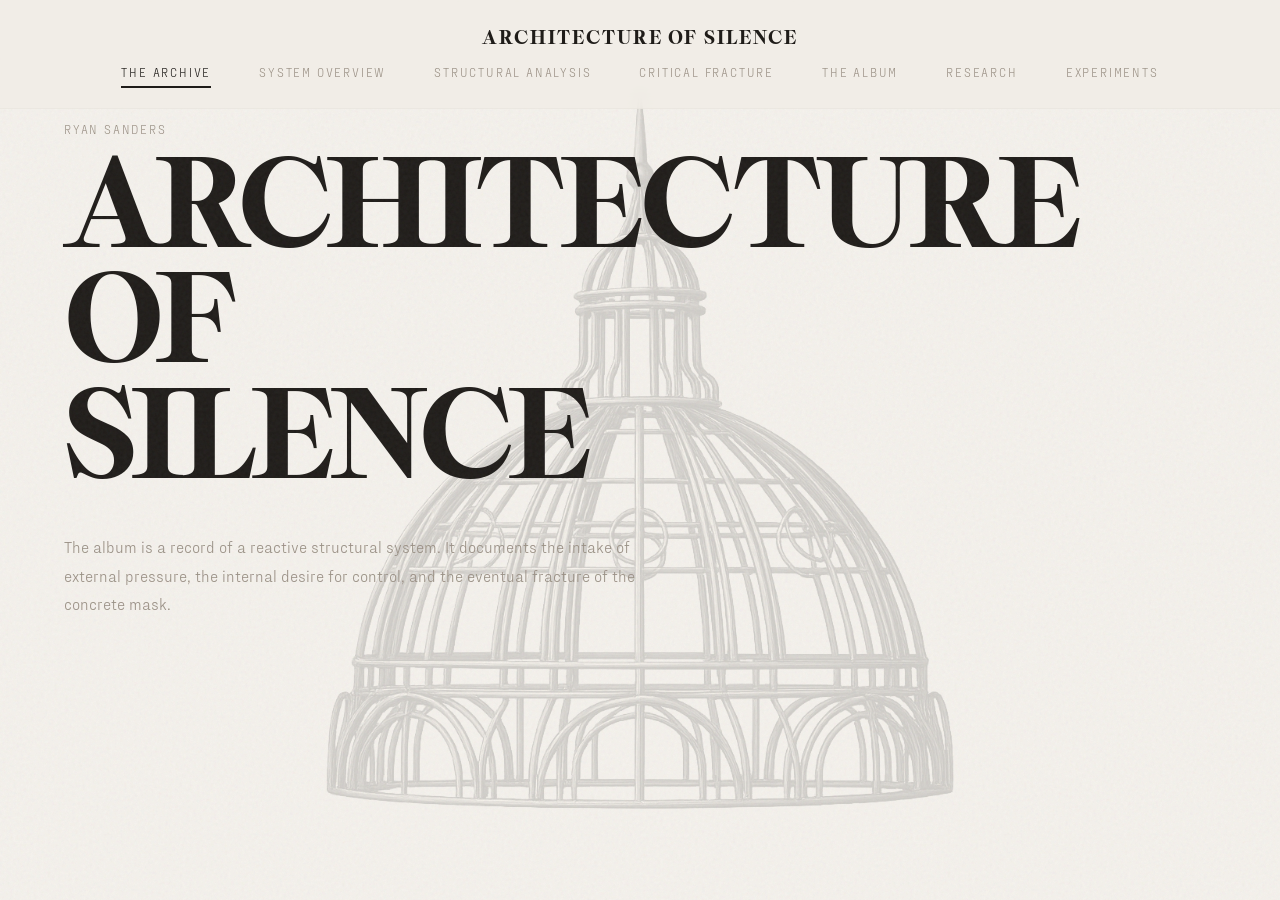
<file: index.html>
<!DOCTYPE html>
<html lang="en">
<head>
    <meta charset="UTF-8">
    <meta name="viewport" content="width=device-width, initial-scale=1.0">
    <title>Architecture of Silence | Archival Study</title>
    <link rel="stylesheet" href="style.css">
    <style>
        /* Shell Overrides */
        body, html {
            margin: 0;
            padding: 0;
            height: 100%;
            overflow: hidden;
            background: var(--background);
            font-family: 'PP Fraktion', sans-serif;
        }

        #content-frame {
            position: fixed;
            top: 0;
            left: 0;
            width: 100%;
            height: 100%;
            border: none;
            display: block;
            z-index: 1;
            transition: opacity 0.5s cubic-bezier(0.19, 1, 0.22, 1);
            opacity: 1;
        }

        #content-frame.fading {
            opacity: 0;
        }

        #audio-player-mount {
            z-index: 2000;
        }
        
        #main-nav {
            z-index: 3000;
        }
    </style>
</head>
<body>

    <nav id="main-nav" class="vellum-nav"></nav>
    <iframe id="content-frame" src="home.html"></iframe>

    <div id="audio-player-mount"></div>

    <script src="components.js"></script>
    <script>
        // Handle deep-linking through the shell
        const params = new URLSearchParams(window.location.search);
        const targetPage = params.get('page');
        if (targetPage) {
            const frame = document.getElementById('content-frame');
            if (frame) frame.src = targetPage;
        }
    </script>
</body>
</html>
</file>
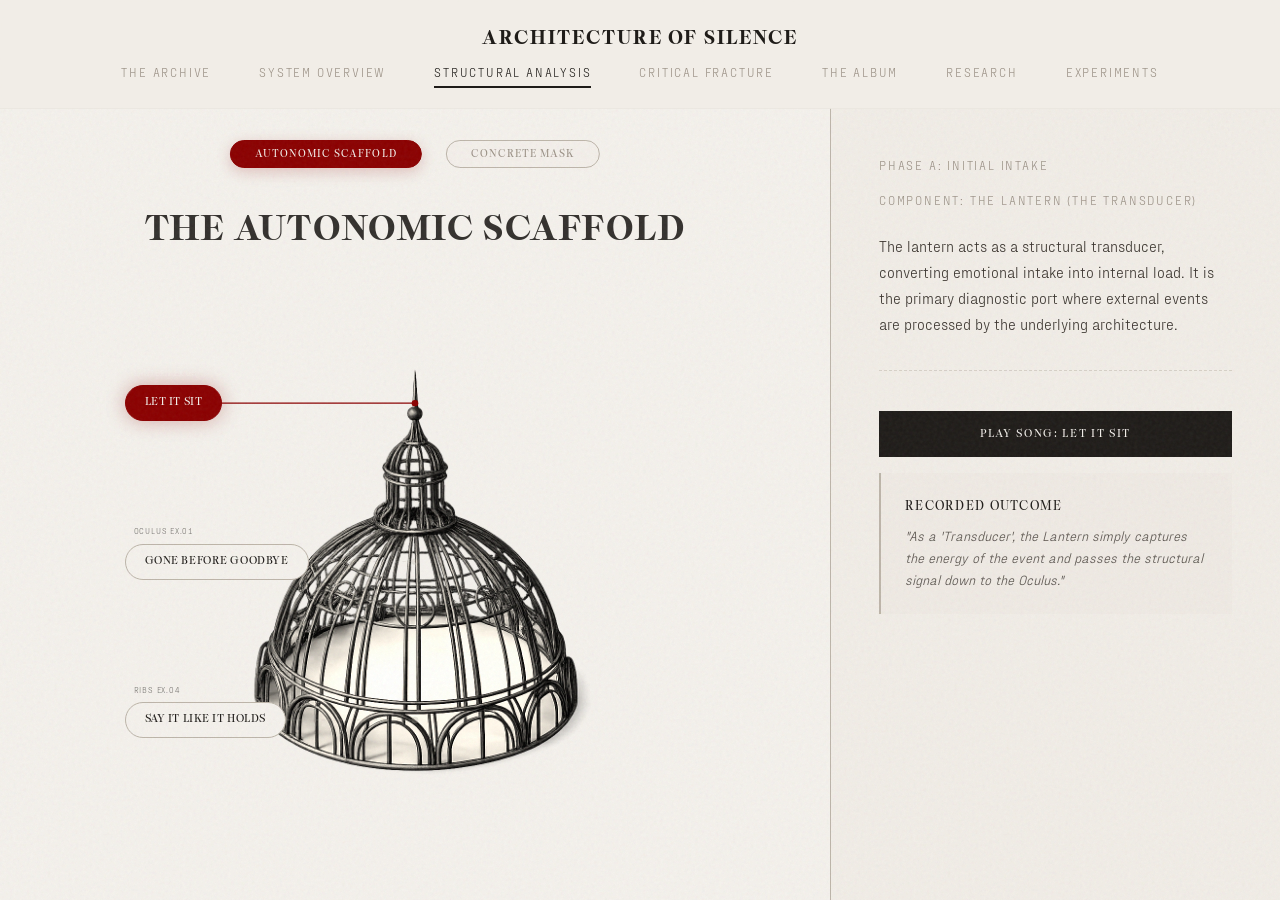
<file: analysis.html>
<!DOCTYPE html>
<html lang="en">

<head>
    <meta charset="UTF-8">
    <meta name="viewport" content="width=device-width, initial-scale=1.0">
    <title>Structural Analysis v2 | Architecture of Silence</title>
    <link rel="stylesheet" href="style.css">
    <style>
        /* Page-specific overrides */
        body { 
            overflow: hidden; 
            height: 100vh; 
            margin: 0;
            padding: 0;
        }



        /* Assembly Tabs */
        .assembly-tabs {
            position: absolute;
            top: 4%;
            left: 50%;
            transform: translateX(-50%);
            display: flex;
            gap: 1.5rem;
            z-index: 20;
        }

        .assembly-tab {
            background: rgba(240, 236, 230, 0.4);
            border: 1px solid var(--metal);
            padding: 0.5rem 1.5rem;
            border-radius: 2rem;
            color: var(--metadata-faded);
            font-family: 'KH Giga';
            font-size: 0.65rem;
            letter-spacing: 0.1em;
            cursor: pointer;
            transition: all 0.3s;
            outline: none;
        }

        .assembly-tab:hover {
            border-color: var(--ink);
            color: var(--ink);
        }

        .assembly-tab.active {
            background: var(--accent);
            color: var(--background);
            border-color: var(--accent);
            box-shadow: 0 4px 15px rgba(139, 0, 0, 0.2);
        }

        .hidden-node {
            display: none !important;
        }

        /* Structural Viewer */
        .viewer {
            display: flex;
            height: calc(100vh - 108px); /* Calibrated to Nav height */
            margin-top: 108px;
            width: 100%;
            position: relative;
        }

        .dome-container {
            flex: 1;
            position: relative;
            display: flex;
            align-items: center;
            justify-content: center;
        }

        .iso-dome {
            max-width: 60%;
            max-height: 60vh;
            filter: grayscale(100%) sepia(20%) contrast(1.1);
            transition: transform 0.5s ease;
            position: relative;
            z-index: 5;
            margin-top: 20vh;
        }

        /* SVG Leader Lines */
        .leader-lines-svg {
            position: absolute;
            top: 0;
            left: 0;
            width: 100%;
            height: 100%;
            pointer-events: none;
            z-index: 10;
        }

        .leader-path {
            stroke: var(--metal);
            stroke-width: 1;
            stroke-dasharray: 4, 3;
            fill: none;
            opacity: 0.3;
            transition: opacity 0.4s, stroke 0.4s;
        }

        .leader-path.active {
            stroke: var(--accent);
            opacity: 1;
            stroke-width: 1.5;
            stroke-dasharray: none;
        }

        .leader-dot {
            fill: var(--metal);
            opacity: 0.3;
            transition: fill 0.4s, opacity 0.4s;
        }

        .leader-dot.active {
            fill: var(--accent);
            opacity: 1;
        }

        .analysis-note {
            width: 450px;
            height: 100%;
            background: var(--vellum);
            border-left: 1px solid var(--metal);
            padding: 3rem;
            display: flex;
            flex-direction: column;
            opacity: 0;
            transform: translateX(20px);
            transition: all 0.5s ease;
            pointer-events: none;
            overflow-y: auto;
            z-index: 10;
        }



        .nav-controls {
            margin-top: auto;
            padding-top: 2rem;
            display: flex;
            justify-content: space-between;
            border-top: 1px solid var(--metal);
        }

        .phase-nav-btn {
            background: none;
            border: 1px solid var(--metal);
            color: var(--ink);
            padding: 0.6rem 1rem;
            font-size: 0.65rem;
            text-transform: uppercase;
            letter-spacing: 0.15em;
            cursor: pointer;
            transition: all 0.3s;
        }

        .phase-nav-btn:hover:not(:disabled) {
            background: var(--ink);
            color: white;
            border-color: var(--ink);
        }

        .phase-nav-btn:disabled {
            opacity: 0.2;
            cursor: not-allowed;
        }

        .analysis-note.active {
            opacity: 1;
            transform: translateX(0);
            pointer-events: auto;
        }

        .note-header {
            margin-bottom: 1.5rem;
        }

        .note-header h2 {
            font-family: 'KH Giga';
            font-size: 2.2rem;
            line-height: 1.1;
            margin: 1rem 0;
        }

        .play-evidence-btn {
            width: 100%;
            background: var(--ink);
            color: var(--background);
            border: 1px solid var(--ink);
            padding: 1rem;
            font-family: 'KH Giga';
            font-size: 0.7rem;
            letter-spacing: 0.15em;
            cursor: pointer;
            transition: all 0.3s;
            text-transform: uppercase;
            margin-top: 1rem;
        }

        .play-evidence-btn:hover {
            background: transparent;
            color: var(--ink);
        }

        .audio-container {
            margin-top: 2rem;
            border-top: 1px dashed rgba(189,181,169,0.5);
            padding-top: 1.5rem;
        }


        .description-text {
            font-size: 0.95rem;
            line-height: 1.7;
            color: #3a342e;
            margin-bottom: 1.5rem;
        }

        .rationale-box {
            background: rgba(189, 181, 169, 0.05);
            padding: 1.5rem;
            border-left: 2px solid var(--metal);
            margin-top: 1rem;
        }

        .rationale-title {
            font-family: 'KH Giga';
            font-size: 0.8rem;
            letter-spacing: 0.1em;
            color: var(--ink);
            text-transform: uppercase;
            margin-bottom: 0.5rem;
            display: block;
        }

        .rationale-text {
            font-size: 0.85rem;
            font-style: italic;
            color: #5a544e;
            line-height: 1.6;
        }


        /* Side-positioned Node Sources */
        .hotspot-source {
            position: absolute;
            padding: 0.5rem 1.2rem;
            border: 1px solid var(--metal);
            border-radius: 2rem;
            display: flex;
            align-items: center;
            justify-content: center;
            cursor: pointer;
            transition: all 0.3s ease;
            background: var(--background);
            z-index: 100;
            font-family: 'KH Giga';
            font-size: 0.7rem;
            letter-spacing: 0.05em;
            text-transform: uppercase;
        }

        .hotspot-source::after {
            content: attr(data-label);
            position: absolute;
            white-space: nowrap;
            font-size: 0.5rem;
            font-weight: 300;
            font-family: 'PP Fraktion';
            letter-spacing: 0.1em;
            top: -1.2rem;
            left: 0.5rem;
            opacity: 0.6;
        }

        .hotspot-source:hover {
            border-color: var(--ink);
            transform: scale(1.1);
        }

        .hotspot-source.active {
            background: var(--accent);
            border-color: var(--accent);
            color: var(--background);
            box-shadow: 0 0 20px rgba(139, 0, 0, 0.3);
        }

        /* Specific node coordinates (Left/Right gutters - Top to Bottom order) */
        #s-lantern {
            left: 15%;
            top: 35%;
        }

        #s-oculus {
            left: 15%;
            top: 55%;
        }

        #s-ribs {
            left: 15%;
            top: 75%;
        }

        #s-mask {
            left: 15%;
            top: 55%;
        }

        @media (max-width: 1000px) {
            .analysis-note {
                width: 100%;
                position: fixed;
                bottom: 0;
                height: 40vh;
                border-left: none;
                border-top: 1px solid var(--metal);
            }

            .viewer {
                padding-bottom: 40vh;
            }

            #s-lantern,
            #s-oculus,
            #s-ribs,
            #s-mask {
                left: 5vw;
            }
        }
    </style>
</head>

<body>
    <nav id="main-nav" class="vellum-nav"></nav>

    <div class="viewer">
        <div class="dome-container" id="domeContainer">
            <div class="assembly-tabs">
                <button class="assembly-tab active" data-target="scaffold">AUTONOMIC SCAFFOLD</button>
                <button class="assembly-tab" data-target="mask">CONCRETE MASK</button>
            </div>
            <div style="position: absolute; top: 12%; left: 50%; transform: translateX(-50%); text-align: center; z-index: 10; pointer-events: none; width: 100%;">
                <h1 id="scaffoldTitle" style="font-family: 'KH Giga'; font-weight: 900; font-size: 2.2rem; letter-spacing: 0.05em; color: var(--ink); opacity: 0.9; margin: 0;">THE AUTONOMIC SCAFFOLD</h1>
            </div>
            <!-- SVG Overlay for Leader Lines -->
            <svg class="leader-lines-svg" id="leaderSvg" viewBox="0 0 1000 1000" preserveAspectRatio="none">
                <path class="leader-path" id="p-oculus" d=""></path>
                <circle class="leader-dot" id="d-oculus" cx="0" cy="0" r="4"></circle>
                
                <path class="leader-path" id="p-ribs" d=""></path>
                <circle class="leader-dot" id="d-ribs" cx="0" cy="0" r="4"></circle>
                
                <path class="leader-path" id="p-lantern" d=""></path>
                <circle class="leader-dot" id="d-lantern" cx="0" cy="0" r="4"></circle>

            </svg>

            <img src="assets/img/structure-iso.png" alt="Skeletal Dome Model" class="iso-dome" id="domeImg">

            <!-- Side Source Nodes (Ordered Top to Bottom) -->
            <div class="hotspot-source" id="s-lantern" data-assembly="scaffold" data-id="let-it-sit" data-label="LANTERN EX.03">Let It Sit</div>
            <div class="hotspot-source" id="s-oculus" data-assembly="scaffold" data-id="gone-before-goodbye" data-label="OCULUS EX.01">Gone Before Goodbye</div>
            <div class="hotspot-source" id="s-ribs" data-assembly="scaffold" data-id="say-it-like-it-holds" data-label="RIBS EX.04">Say It Like It Holds</div>
            <div class="hotspot-source hidden-node" id="s-mask" data-assembly="mask" data-id="concrete-mask" data-label="EXTERNAL EX.00">The Concrete Mask</div>
        </div>

        <aside class="analysis-note" id="analysisNote">
            <div id="noteContent">
                <span class="metadata-label">Analytical Observation</span>
                <span class="metadata-label">COMPONENT: --</span>
                <h2>Skeletal Diagnostics</h2>
                <p class="description-text">Select a structural waypoint to examine the diagnostic mapping of the
                    album's emotional infrastructure.</p>
            </div>
        </aside>
    </div>

    <script src="components.js"></script>
    <script>
        const MAPPING_DATA = {
            "let-it-sit": {
                phase: "PHASE A: INITIAL INTAKE",
                component: "THE LANTERN (THE TRANSDUCER)",
                title: "Let It Sit",
                description: "The lantern acts as a structural transducer, converting emotional intake into internal load. It is the primary diagnostic port where external events are processed by the underlying architecture.",
                rationale: "As a 'Transducer', the Lantern simply captures the energy of the event and passes the structural signal down to the Oculus.",
                audioFile: "assets/audio/03 - Let It Sit.mp3"
            },
            "gone-before-goodbye": {
                phase: "PHASE B: INTERPRETATION",
                component: "THE OCULUS (THE INTERPRETIVE LAYER)",
                title: "Gone Before Goodbye",
                description: "The oculus serves as the structural processor. It receives raw intake from the transducer and attempts to decode it, determining if the internal architecture needs to react.",
                rationale: "This is the layer of 'Silent Realization.' It interprets the event and signals the ribs to reinforce the structure—converting external silence into internal action.",
                audioFile: "assets/audio/01 - Gone Before Goodbye.mp3"
            },
            "say-it-like-it-holds": {
                phase: "PHASE C: REINFORCEMENT",
                component: "THE RIBS (REINFORCED FRAMEWORK)",
                title: "Say It Like It Holds",
                description: "Based on the interpretation provided by the oculus, the ribs self-reinforce. This creates a defensive loop of increasing structural tension.",
                rationale: "The ribs respond to the 'Interpretive Layer' by entering a mechanical clinch, stiffening the internal architecture to guard against perceived failure. This creates the peak pressure that will eventually rupture the Mask.",
                audioFile: "assets/audio/02 - Say It Like It Holds.mp3"
            },
            "concrete-mask": {
                phase: "EXTERNAL SHELL",
                component: "THE CONCRETE MASK",
                title: "[DATA CORRUPTED / IN DEVELOPMENT]",
                description: "Analysis of the external pressure vessel is currently pending. This layer projects the absolute performance of silence and isolates the internal stress of the Autonomic Scaffold.",
                rationale: "Pending structural scan and acoustic diagnostic.",
                mainImg: "assets/img/Concrete Mask.png"
            }
        };

        const ASSEMBLY_DATA = {
            "scaffold": {
                title: "THE AUTONOMIC SCAFFOLD",
                img: "assets/img/structure-iso.png",
                order: ["let-it-sit", "gone-before-goodbye", "say-it-like-it-holds"]
            },
            "mask": {
                title: "THE CONCRETE MASK",
                img: "assets/img/Concrete Mask.png",
                order: ["concrete-mask"]
            }
        };

        let currentAssembly = "scaffold";
        let PHASE_ORDER = ASSEMBLY_DATA[currentAssembly].order;
        let currentPhaseIndex = -1;

        const TARGET_COORDS = {
            "s-oculus": { x: 500, y: 310 },
            "s-ribs": { x: 500, y: 450 },
            "s-lantern": { x: 500, y: 155 },
            "s-mask": { x: 500, y: 500 }
        };

        function updatePaths() {
            const containerRect = document.getElementById('domeContainer').getBoundingClientRect();

            Object.keys(TARGET_COORDS).forEach(sourceId => {
                const sourceEl = document.getElementById(sourceId);
                const pathEl = document.getElementById(sourceId.replace('s-', 'p-'));
                const dotEl = document.getElementById(sourceId.replace('s-', 'd-'));

                if (!sourceEl || !pathEl || !dotEl) return;

                if (sourceEl.classList.contains('hidden-node')) {
                    pathEl.style.display = 'none';
                    dotEl.style.display = 'none';
                    return;
                } else {
                    pathEl.style.display = 'block';
                    dotEl.style.display = 'block';
                }

                const sourceRect = sourceEl.getBoundingClientRect();

                // Convert screen px to viewBox (1000x1000) coords
                const startX = ((sourceRect.left + sourceRect.width / 2) - containerRect.left) / containerRect.width * 1000;
                const startY = ((sourceRect.top + sourceRect.height / 2) - containerRect.top) / containerRect.height * 1000;

                const targetX = TARGET_COORDS[sourceId].x;

                // Simple horizontal line
                pathEl.setAttribute('d', `M ${startX} ${startY} L ${targetX} ${startY}`);
                
                dotEl.setAttribute('cx', targetX);
                dotEl.setAttribute('cy', startY);
            });
        }

        const sources = document.querySelectorAll('.hotspot-source');
        const note = document.getElementById('analysisNote');
        const noteContent = document.getElementById('noteContent');

        function activateTourStep(trackId) {
            const data = MAPPING_DATA[trackId];
            const sourceEl = document.querySelector(`.hotspot-source[data-id="${trackId}"]`);
            const pathId = sourceEl.id.replace('s-', 'p-');
            
            currentPhaseIndex = PHASE_ORDER.indexOf(trackId);

            // Clear active states
            sources.forEach(s => s.classList.remove('active'));
            document.querySelectorAll('.leader-path').forEach(p => p.classList.remove('active'));
            document.querySelectorAll('.leader-dot').forEach(d => d.classList.remove('active'));

            sourceEl.classList.add('active');
            
            const pathNode = document.getElementById(pathId);
            if (pathNode) pathNode.classList.add('active');
            
            const dotNode = document.getElementById(pathId.replace('p-', 'd-'));
            if (dotNode) dotNode.classList.add('active');

            // Update Note
            note.classList.remove('active');
            setTimeout(() => {

                noteContent.innerHTML = `
                    <span class="metadata-label">${data.phase}</span>
                    <span class="metadata-label" style="margin-bottom: 1.5rem;">COMPONENT: ${data.component}</span>
                    <p class="description-text">${data.description}</p>
                    
                    ${data.audioFile ? `
                    <div class="audio-container">
                        <button class="play-evidence-btn" onclick="triggerGlobalTrack('${trackId}')">Play Song: ${data.title}</button>
                    </div>
                    ` : ''}

                    <div class="rationale-box">
                        <span class="rationale-title">Recorded Outcome</span>
                        <p class="rationale-text">"${data.rationale}"</p>
                    </div>

                `;

                if (document.getElementById('prevBtn')) document.getElementById('prevBtn').onclick = () => activateTourStep(PHASE_ORDER[currentPhaseIndex - 1]);
                if (document.getElementById('nextBtn')) document.getElementById('nextBtn').onclick = () => activateTourStep(PHASE_ORDER[currentPhaseIndex + 1]);

                note.classList.add('active');
            }, 200);
        }


        sources.forEach(source => {
            source.addEventListener('click', () => {
                activateTourStep(source.getAttribute('data-id'));
            });
        });

        document.querySelectorAll('.assembly-tab').forEach(tab => {
            tab.addEventListener('click', () => {
                const targetAssembly = tab.getAttribute('data-target');
                if (targetAssembly === currentAssembly) return;

                currentAssembly = targetAssembly;
                PHASE_ORDER = ASSEMBLY_DATA[currentAssembly].order;

                document.querySelectorAll('.assembly-tab').forEach(t => t.classList.remove('active'));
                tab.classList.add('active');

                const domeImg = document.getElementById('domeImg');
                const scaffoldTitle = document.getElementById('scaffoldTitle');
                
                domeImg.src = ASSEMBLY_DATA[currentAssembly].img;
                scaffoldTitle.innerText = ASSEMBLY_DATA[currentAssembly].title;

                document.querySelectorAll('.hotspot-source').forEach(node => {
                    if (node.getAttribute('data-assembly') === currentAssembly) {
                        node.classList.remove('hidden-node');
                    } else {
                        node.classList.add('hidden-node');
                    }
                });

                updatePaths();
                activateTourStep(PHASE_ORDER[0]);
            });
        });

        window.addEventListener('resize', updatePaths);
        window.addEventListener('load', () => {
            updatePaths();
            // Auto-start at Phase A (The Transducer) to guide the user immediately
            activateTourStep('let-it-sit');
        });
        // Initial path update
        setTimeout(updatePaths, 500);

    </script>
    <script src="components.js"></script>
</body>

</html>
</file>
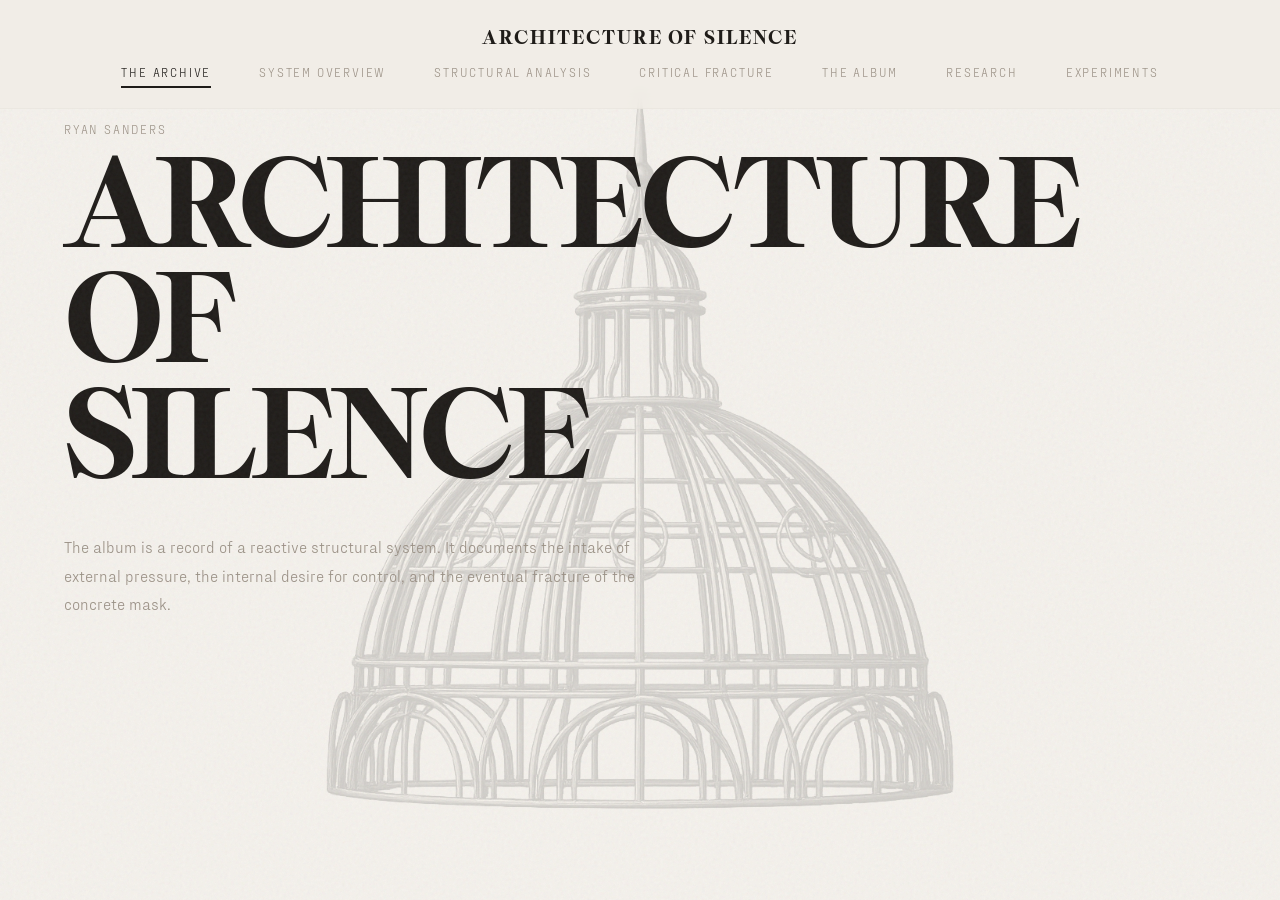
<file: home.html>
<!DOCTYPE html>
<html lang="en">
<head>
    <meta charset="UTF-8">
    <meta name="viewport" content="width=device-width, initial-scale=1.0">
    <title>Architecture of Silence | Archival Drawing</title>
    <link rel="stylesheet" href="style.css">
    <style>

        body {
            overflow: hidden;
            height: 100vh;
        }

        .archival-container {
            padding: 0 5%;
        }

        .monumental-header {
            max-width: 800px;
        }

        @media (max-width: 900px) {
            .archival-container { padding: 2rem; }
        }
    </style>
</head>
<body>
    <div class="core-underneath" id="coreUnderneath"></div>
    
    <nav id="main-nav" class="vellum-nav"></nav>

    <main class="archival-container fracture-canvas content-top-buffer">
        <header class="monumental-header">
            <span class="metadata-label">Ryan Sanders</span>
            <h1 class="display-lg">ARCHITECTURE<br>OF<br>SILENCE</h1>
            <p class="description-text" style="max-width: 600px; margin-top: 2rem; color: var(--metadata-faded); line-height: 1.8;">
                The album is a record of a reactive structural system. It documents the intake of external pressure, 
                the internal desire for control, and the eventual fracture of the concrete mask.
            </p>
        </header>



    <script src="components.js"></script>
</body>
</html>
</file>
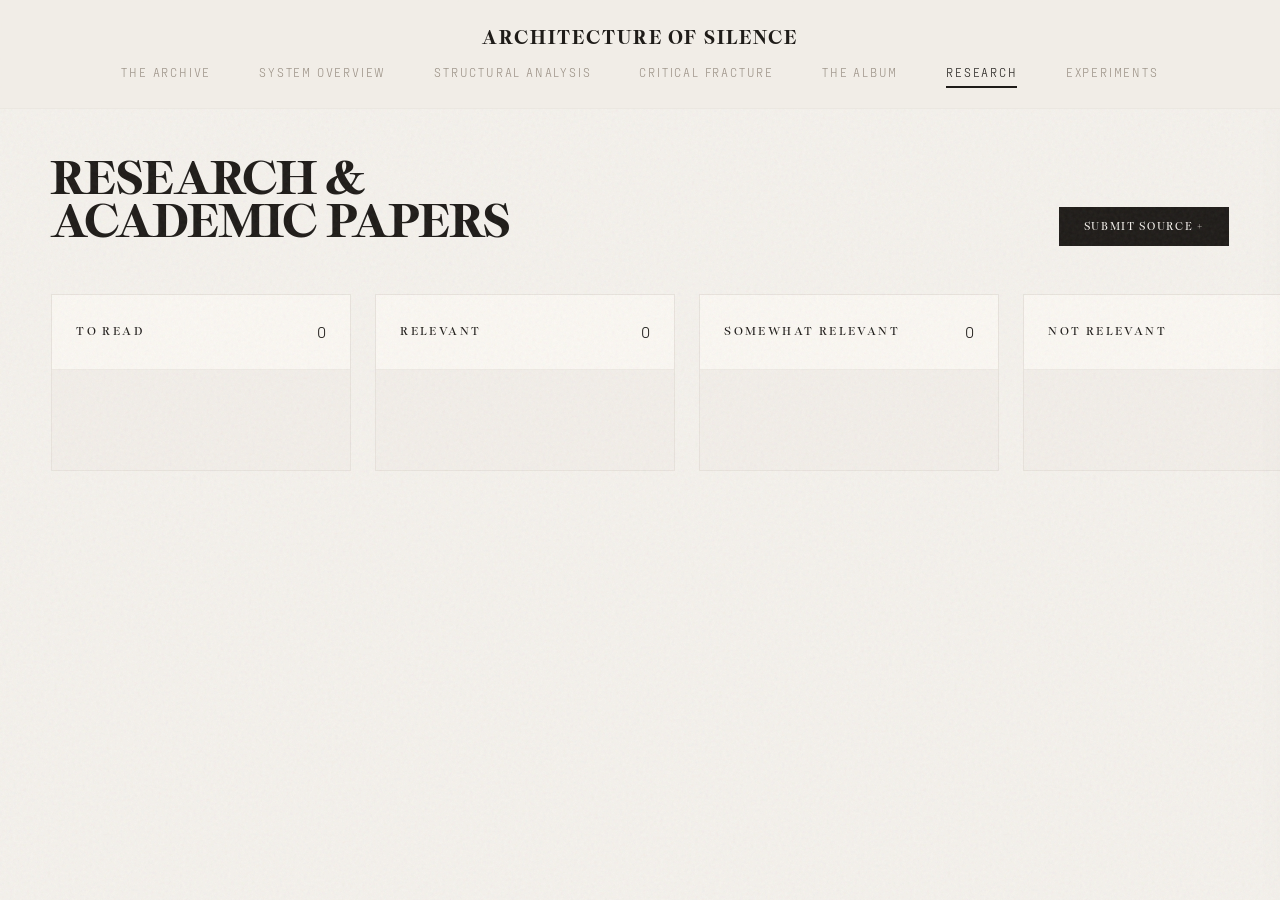
<file: research.html>
<!DOCTYPE html>
<html lang="en">
<head>
    <meta charset="UTF-8">
    <meta name="viewport" content="width=device-width, initial-scale=1.0">
    <title>Architecture of Silence | Research Pipeline</title>
    <link rel="stylesheet" href="style.css">
    <style>
        .research-container {
            max-width: 1600px;
            margin: 0 auto;
            padding: 160px 4% 80px 4%;
            display: flex;
            flex-direction: column;
            box-sizing: border-box;
            min-height: 100vh;
        }

        /* Hide Scrollbars while keeping functionality */
        * {
            scrollbar-width: none; /* Firefox */
            -ms-overflow-style: none; /* IE/Edge */
        }
        *::-webkit-scrollbar {
            display: none; /* Chrome/Safari/Blink */
        }

        .research-header {
            margin-bottom: 3rem;
            display: flex;
            justify-content: space-between;
            align-items: flex-end;
        }

        .research-header h1 {
            font-size: 3rem;
            text-transform: uppercase;
            line-height: 0.9;
            margin: 0;
        }

        /* Submit Button Style */
        .submit-trigger {
            background: var(--ink);
            color: var(--background);
            border: 1px solid var(--ink);
            padding: 0.8rem 1.5rem;
            font-family: 'KH Giga';
            font-size: 0.7rem;
            letter-spacing: 0.15em;
            text-transform: uppercase;
            cursor: pointer;
            transition: all 0.3s;
        }

        .submit-trigger:hover {
            background: transparent;
            color: var(--ink);
        }

        /* Kanban Board Layout - Now grows vertically */
        .kanban-board {
            display: flex;
            gap: 1.5rem;
            flex: 1;
            align-items: flex-start; /* Ensure columns grow with content */
            padding-bottom: 100px;
        }

        .kanban-column {
            flex: 1;
            background: rgba(189, 181, 169, 0.05);
            border: 1px solid rgba(189, 181, 169, 0.2);
            display: flex;
            flex-direction: column;
            min-width: 300px;
            transition: background 0.3s;
        }

        .column-header {
            padding: 1.5rem;
            border-bottom: 1px solid rgba(189, 181, 169, 0.2);
            display: flex;
            justify-content: space-between;
            align-items: center;
            background: var(--surface-low);
            position: sticky;
            top: 100px; /* Adjust for nav-buffer if needed */
            z-index: 10;
        }

        .column-title {
            font-family: 'KH Giga';
            font-size: 0.75rem;
            letter-spacing: 0.2em;
            text-transform: uppercase;
            color: var(--ink);
        }

        .card-list {
            padding: 1rem;
            display: flex;
            flex-direction: column;
            gap: 1rem;
            min-height: 100px; /* Space to drop into empty lists */
        }

        /* Kanban Card */
        .research-card {
            background: var(--surface-low);
            border: 1px solid rgba(189, 181, 169, 0.2);
            padding: 1.5rem;
            cursor: grab;
            transition: all 0.3s cubic-bezier(0.19, 1, 0.22, 1);
            position: relative;
        }

        .research-card:hover {
            border-color: var(--ink);
            box-shadow: 0 4px 12px rgba(0,0,0,0.05);
            transform: translateY(-2px);
        }

        /* Badge Styling */
        .user-badge {
            position: absolute;
            top: 1rem;
            right: 1rem;
            width: 24px;
            height: 24px;
            background: var(--accent);
            color: white;
            display: flex;
            align-items: center;
            justify-content: center;
            font-family: 'KH Giga';
            font-size: 0.6rem;
            border-radius: 2px;
            opacity: 0.8;
            pointer-events: none;
        }

        .id-tag {
            font-family: 'KH Giga';
            font-size: 0.5rem;
            color: var(--accent);
            letter-spacing: 0.1em;
            margin-bottom: 0.8rem;
            display: block;
        }

        .research-card h3 {
            font-family: 'KH Giga';
            font-size: 1rem;
            margin-bottom: 0.5rem;
            line-height: 1.2;
            color: var(--ink);
            max-width: 85%;
        }

        /* Sidebar Styling - Vertically contained */
        .details-sidebar {
            position: fixed;
            top: 100px !important;
            bottom: 0 !important; /* Full height down the page */
            right: 0;
            width: 450px;
            height: calc(100vh - 100px) !important;
            background: var(--background);
            border-left: 1px solid var(--metal);
            z-index: 50; /* Stays behind audio banner (2000) */
            transform: translateX(100%);
            transition: transform 0.5s cubic-bezier(0.19, 1, 0.22, 1);
            padding: 3.5rem 2.5rem 120px 2.5rem; /* Increased bottom padding (60px bar + margin) */
            box-shadow: -10px 0 30px rgba(0,0,0,0.01);
            overflow-y: auto;
            display: flex;
            flex-direction: column;
        }

        .details-sidebar.active {
            transform: translateX(0);
        }

        .sidebar-header {
            display: flex;
            justify-content: space-between;
            align-items: center;
            margin-bottom: 2.5rem;
        }

        .sidebar-close {
            background: none;
            border: none;
            font-family: 'KH Giga';
            font-size: 0.8rem;
            cursor: pointer;
            color: var(--accent);
            text-transform: uppercase;
            letter-spacing: 0.1em;
            display: flex;
            align-items: center;
            gap: 0.5rem;
            padding: 0;
        }

        .sidebar-badge {
            width: 24px;
            height: 24px;
            background: var(--accent);
            color: white;
            display: flex;
            align-items: center;
            justify-content: center;
            font-family: 'KH Giga';
            font-size: 0.7rem;
            border-radius: 2px;
        }

        /* Comments Styling */
        .comments-section {
            margin-top: 4rem;
            padding-top: 2rem;
            border-top: 1px solid var(--metal);
        }

        .comment-item {
            margin-bottom: 1.5rem;
            padding-left: 1rem;
            border-left: 2px solid var(--accent);
        }

        .comment-user {
            font-family: 'KH Giga';
            font-size: 0.6rem;
            text-transform: uppercase;
            color: var(--accent);
            margin-bottom: 0.3rem;
        }

        .comment-body {
            font-size: 0.85rem;
            line-height: 1.6;
            color: var(--ink);
        }

        .comment-form {
            margin-top: 3rem;
            background: var(--surface-low);
            padding: 1.5rem;
            border: 1px solid var(--metal);
        }

        .comment-form input, .comment-form textarea {
            width: 100%;
            background: var(--background);
            border: 1px solid var(--metal);
            padding: 0.6rem;
            margin-bottom: 1rem;
            font-family: 'PP Fraktion';
            color: var(--ink);
            font-size: 0.8rem;
        }

        .comment-form label {
            display: block;
            font-family: 'KH Giga';
            font-size: 0.55rem;
            text-transform: uppercase;
            margin-bottom: 0.4rem;
            color: var(--metadata-faded);
        }

        .comment-item {
            position: relative; /* For trash icon positioning */
        }

        .delete-btn {
            background: none;
            border: none;
            cursor: pointer;
            padding: 12px; /* Increased hit area */
            opacity: 0.1; /* Almost invisible until hover */
            transition: all 0.3s;
            display: flex;
            align-items: center;
            justify-content: center;
            z-index: 10;
        }

        .comment-item:hover .delete-btn {
            opacity: 0.5;
        }

        .delete-btn:hover {
            opacity: 1 !important;
            color: var(--accent) !important;
        }

        .delete-btn svg {
            width: 14px;
            height: 14px;
            fill: currentColor;
            pointer-events: none; /* Let the button handle the click */
        }

        /* Full Card Delete Button */
        .card-delete-container {
            margin-top: 5rem;
            padding-top: 3rem;
            border-top: 1px solid rgba(189, 181, 169, 0.2);
            display: flex;
            justify-content: center;
        }

        .btn-delete-card {
            background: transparent;
            color: var(--accent);
            border: 1px solid var(--accent);
            padding: 0.8rem 2rem;
            font-family: 'KH Giga';
            font-size: 0.65rem;
            text-transform: uppercase;
            letter-spacing: 0.15em;
            cursor: pointer;
            transition: all 0.3s;
            display: flex;
            align-items: center;
            gap: 0.8rem;
        }

        .btn-delete-card:hover {
            background: var(--accent);
            color: white;
        }

        .btn-delete-card svg {
            width: 14px;
            height: 14px;
            fill: currentColor;
        }


        /* Form Tabs */
        .modal-tabs {
            display: flex;
            gap: 1.5rem;
            margin-bottom: 2.5rem;
            border-bottom: 1px solid var(--metal);
            padding-bottom: 0.5rem;
        }

        .modal-tab {
            background: none;
            border: none;
            font-family: 'KH Giga';
            font-size: 0.6rem;
            text-transform: uppercase;
            letter-spacing: 0.1em;
            color: var(--metadata-faded);
            cursor: pointer;
            padding: 0.5rem 0;
            position: relative;
            transition: color 0.3s;
        }

        .modal-tab.active {
            color: var(--ink);
        }

        .modal-tab.active::after {
            content: '';
            position: absolute;
            bottom: -0.6rem;
            left: 0;
            width: 100%;
            height: 2px;
            background: var(--ink);
        }

        /* Type Tags on Cards */
        .type-tag {
            font-family: 'KH Giga';
            font-size: 0.5rem;
            color: var(--metadata-faded);
            border: 1px solid var(--metal);
            padding: 0.2rem 0.4rem;
            display: inline-block;
            margin-right: 0.5rem;
            text-transform: uppercase;
            letter-spacing: 0.1em;
        }

        .sidebar-content h2 {
            font-size: 2.2rem;
            line-height: 1.1;
            margin-bottom: 2rem;
            text-transform: uppercase;
        }

        .sidebar-meta {
            margin-bottom: 2rem;
            border-bottom: 1px solid rgba(189, 181, 169, 0.2);
            padding-bottom: 2rem;
        }

        /* Form Modal Overlay */
        .modal-overlay {
            position: fixed;
            top: 0;
            left: 0;
            width: 100%;
            height: 100%;
            background: rgba(0,0,0,0.4);
            backdrop-filter: blur(4px);
            z-index: 5000;
            display: none;
            align-items: center;
            justify-content: center;
        }

        .submit-modal {
            background: var(--background);
            padding: 3rem;
            width: 100%;
            max-width: 500px;
            border: 1px solid var(--metal);
        }

        .form-group {
            margin-bottom: 1.5rem;
        }

        .form-group label {
            display: block;
            font-family: 'KH Giga';
            font-size: 0.65rem;
            text-transform: uppercase;
            letter-spacing: 0.1em;
            margin-bottom: 0.5rem;
            color: var(--metadata-faded);
        }

        .form-group input {
            width: 100%;
            padding: 0.8rem;
            background: var(--surface-low);
            border: 1px solid var(--metal);
            outline: none;
            font-family: 'PP Fraktion';
            color: var(--ink);
        }

        .form-group input:focus {
            border-color: var(--ink);
        }

        .modal-btns {
            display: flex;
            gap: 1rem;
            margin-top: 2rem;
        }

        .btn-cancel {
            background: none;
            border: 1px solid var(--metal);
            padding: 0.8rem 1.5rem;
            font-family: 'KH Giga';
            font-size: 0.6rem;
            text-transform: uppercase;
            cursor: pointer;
        }

        .btn-cancel:hover {
            border-color: var(--ink);
        }

        /* Confirm Modal specific */
        .btn-confirm-delete {
            background: var(--accent);
            color: white;
            border: 1px solid var(--accent);
            padding: 0.8rem 1.5rem;
            font-family: 'KH Giga';
            font-size: 0.6rem;
            text-transform: uppercase;
            cursor: pointer;
        }

        @media (max-width: 1200px) {
            .kanban-board {
                flex-direction: column;
                align-items: stretch;
            }
            .details-sidebar {
                width: 100%;
            }
        }
    </style>
</head>
<body>
    <nav id="main-nav" class="vellum-nav"></nav>

    <!-- Details Sidebar -->
    <aside class="details-sidebar" id="detailsSidebar">
        <div class="sidebar-header" id="sidebarHeader">
             <button class="sidebar-close" onclick="closeSidebar()">← BACK TO ARCHIVE</button>
             <!-- Badge injected here -->
        </div>
        <div class="sidebar-content" id="sidebarContent">
            <h2>Select a paper to view details.</h2>
        </div>
    </aside>

    <!-- Submission Modal -->
    <div class="modal-overlay" id="modalOverlay">
        <div class="submit-modal">
            <h3 style="font-family: 'KH Giga'; margin-bottom: 2rem; text-transform: uppercase;">Submit Archive Source</h3>
            
            <div class="modal-tabs">
                <button class="modal-tab active" onclick="switchType('paper')">PAPER / BOOK</button>
                <button class="modal-tab" onclick="switchType('video')">VIDEO</button>
                <button class="modal-tab" onclick="switchType('website')">WEBSITE</button>
            </div>

            <input type="hidden" id="form-type" value="paper">

            <div class="form-group">
                <label id="label-title">Paper / Source Title</label>
                <input type="text" id="form-title" placeholder="e.g. Cognitive Load in Silent Spaces">
            </div>

            <!-- Contextual Fields -->
            <div id="fields-paper" class="type-fields">
                <div class="form-group">
                    <label>Principal Author / Contributor</label>
                    <input type="text" id="form-author" placeholder="Your Name or Author Name">
                </div>
            </div>

            <div id="fields-video" class="type-fields" style="display: none;">
                <div class="form-group">
                    <label>Channel / Creator</label>
                    <input type="text" id="form-creator" placeholder="e.g. DeepMind Research">
                </div>
            </div>

            <div id="fields-website" class="type-fields" style="display: none;">
                <div class="form-group">
                    <label>Site / Publisher</label>
                    <input type="text" id="form-publisher" placeholder="e.g. The Quiet Archive">
                </div>
            </div>

            <div class="form-group">
                <label id="label-link">Source URL / DOI</label>
                <input type="text" id="form-link" placeholder="https://...">
            </div>

            <div class="modal-btns">
                <button class="submit-trigger" onclick="handleFormSubmit()">SUBMIT TO ARCHIVE</button>
                <button class="btn-cancel" onclick="toggleModal(false)">CANCEL</button>
            </div>
        </div>
    </div>

    <!-- Confirmation Modal -->
    <div class="modal-overlay" id="confirmOverlay">
        <div class="submit-modal" style="text-align: center;">
            <h3 id="confirmTitle" style="font-family: 'KH Giga'; margin-bottom: 1.5rem; text-transform: uppercase;">Confirm Action</h3>
            <p id="confirmMessage" style="font-size: 0.9rem; line-height: 1.6; margin-bottom: 2rem; opacity: 0.8;"></p>
            <div class="modal-btns" style="justify-content: center;">
                <button id="confirmActionBtn" class="btn-confirm-delete">CONFIRM</button>
                <button class="btn-cancel" onclick="closeConfirm()">CANCEL</button>
            </div>
        </div>
    </div>

    <main class="research-container">
        <header class="research-header">
            <div>
                <h1>Research &<br>Academic Papers</h1>
            </div>
            <button class="submit-trigger" onclick="toggleModal(true)">SUBMIT SOURCE +</button>
        </header>

        <section class="kanban-board">
            <!-- TO READ -->
            <div class="kanban-column" id="to-read">
                <div class="column-header">
                    <span class="column-title">TO READ</span>
                    <span class="column-count">0</span>
                </div>
                <div class="card-list" ondrop="drop(event)" ondragover="allowDrop(event)" ondragenter="dragEnter(event)" ondragleave="dragLeave(event)">
                </div>
            </div>

            <!-- RELEVANT -->
            <div class="kanban-column" id="relevant">
                <div class="column-header">
                    <span class="column-title">RELEVANT</span>
                    <span class="column-count">0</span>
                </div>
                <div class="card-list" ondrop="drop(event)" ondragover="allowDrop(event)" ondragenter="dragEnter(event)" ondragleave="dragLeave(event)">
                </div>
            </div>

            <!-- SOMEWHAT RELEVANT -->
            <div class="kanban-column" id="somewhat-relevant">
                <div class="column-header">
                    <span class="column-title">SOMEWHAT RELEVANT</span>
                    <span class="column-count">0</span>
                </div>
                <div class="card-list" ondrop="drop(event)" ondragover="allowDrop(event)" ondragenter="dragEnter(event)" ondragleave="dragLeave(event)">
                </div>
            </div>

            <!-- NOT RELEVANT -->
            <div class="kanban-column" id="not-relevant">
                <div class="column-header">
                    <span class="column-title">NOT RELEVANT</span>
                    <span class="column-count">0</span>
                </div>
                <div class="card-list" ondrop="drop(event)" ondragover="allowDrop(event)" ondragenter="dragEnter(event)" ondragleave="dragLeave(event)">
                </div>
            </div>
        </section>
    </main>

    <script src="components.js"></script>
    <script>
        // Core Archive Data
        const DEFAULT_DATA = {};

        let DETAILS_DATA = JSON.parse(localStorage.getItem('archive_data')) || DEFAULT_DATA;
        let cardCount = parseInt(localStorage.getItem('archive_card_count')) || 0;

        function saveArchive() {
            localStorage.setItem('archive_data', JSON.stringify(DETAILS_DATA));
            localStorage.setItem('archive_card_count', cardCount.toString());
            
            // Persist the current DOM state (column assignments)
            const columnState = {};
            document.querySelectorAll('.kanban-column').forEach(col => {
                columnState[col.id] = Array.from(col.querySelectorAll('.research-card')).map(card => card.id);
            });
            localStorage.setItem('archive_column_state', JSON.stringify(columnState));
        }

        function loadArchive() {
            const columnState = JSON.parse(localStorage.getItem('archive_column_state'));
            if (!columnState) return;

            Object.keys(columnState).forEach(colId => {
                const column = document.getElementById(colId).querySelector('.card-list');
                columnState[colId].forEach(cardId => {
                    const data = DETAILS_DATA[cardId];
                    if (!data) return;

                    const authorInitial = (data.author || "U").charAt(0).toUpperCase();
                    const cardHTML = `
                        <article class="research-card" draggable="true" ondragstart="drag(event)" id="${cardId}" onclick="showDetails('${cardId}')">
                            <div class="user-badge">${authorInitial}</div>
                            <span class="id-tag">ARCHIVE NO. RES-${cardId.split('-')[1].padStart(3, '0')}</span>
                            <div style="margin-bottom: 0.5rem;">
                                <span class="type-tag">${data.type || 'paper'}</span>
                            </div>
                            <h3>${data.title}</h3>
                            <div class="authors">${data.author || 'Archival User'}</div>
                            <div class="source">${data.source || (data.link ? data.link.substring(0, 30) + '...' : '')}</div>
                        </article>
                    `;
                    column.insertAdjacentHTML('beforeend', cardHTML);
                });
            });
            updateCounts();
        }

        document.addEventListener('DOMContentLoaded', () => {
            // Only load if localStorage has data, otherwise initial cards in HTML stay
            if (localStorage.getItem('archive_data')) {
                document.querySelectorAll('.card-list').forEach(list => list.innerHTML = '');
                loadArchive();
            }
            updateCounts(); // Ensure counts reflect current state (even if empty)
        });

        function toggleModal(show) {
            document.getElementById('modalOverlay').style.display = show ? 'flex' : 'none';
        }

        function switchType(type) {
            document.getElementById('form-type').value = type;
            
            // Toggle Tab styles
            document.querySelectorAll('.modal-tab').forEach(tab => {
                tab.classList.toggle('active', tab.innerText.toLowerCase().includes(type));
            });

            // Toggle Field Groups
            document.querySelectorAll('.type-fields').forEach(f => f.style.display = 'none');
            document.getElementById(`fields-${type}`).style.display = 'block';

            // Contextual Labels
            const labelsMap = {
                'paper': { title: 'Book / Paper Title', link: 'Source URL / DOI' },
                'video': { title: 'Video Title', link: 'Video Link (YouTube / Vimeo)' },
                'website': { title: 'Website Title', link: 'Link to Article' }
            };
            document.getElementById('label-title').innerText = labelsMap[type].title;
            document.getElementById('label-link').innerText = labelsMap[type].link;
        }

        function handleFormSubmit() {
            const type = document.getElementById('form-type').value;
            const title = document.getElementById('form-title').value;
            const link = document.getElementById('form-link').value;
            
            let author = '';
            if (type === 'paper') author = document.getElementById('form-author').value;
            if (type === 'video') author = document.getElementById('form-creator').value;
            if (type === 'website') author = document.getElementById('form-publisher').value;

            if (!title || !author) return alert("Title and Source detail are required.");

            cardCount++;
            const id = `paper-${cardCount}`;
            const badge = author.charAt(0).toUpperCase();

            // Store details
            DETAILS_DATA[id] = {
                type: type,
                title: title,
                author: author,
                source: type.toUpperCase() + " // Archival Entry",
                year: "2026",
                link: link,
                abstract: `Subject matter identified as ${type}. Metadata pending secondary assessment.`,
                comments: []
            };

            // Create Card
            const cardHTML = `
                <article class="research-card" draggable="true" ondragstart="drag(event)" id="${id}" onclick="showDetails('${id}')">
                    <div class="user-badge">${badge}</div>
                    <span class="id-tag">ARCHIVE NO. RES-${String(cardCount).padStart(3, '0')}</span>
                    <div style="margin-bottom: 0.5rem;">
                        <span class="type-tag">${type}</span>
                    </div>
                    <h3>${title}</h3>
                    <div class="authors">${author} // EXTERNAL SOURCE</div>
                    <div class="source">${link ? link.substring(0, 30) + '...' : 'Archival Source'}</div>
                </article>
            `;

            document.querySelector('#to-read .card-list').insertAdjacentHTML('beforeend', cardHTML);
            toggleModal(false);
            updateCounts();
            saveArchive();

            // Clear form
            document.getElementById('form-title').value = '';
            document.getElementById('form-author').value = '';
            document.getElementById('form-creator').value = '';
            document.getElementById('form-publisher').value = '';
            document.getElementById('form-link').value = '';
        }

        function showDetails(id) {
            const data = DETAILS_DATA[id];
            const sidebar = document.getElementById('detailsSidebar');
            const header = document.getElementById('sidebarHeader');
            const content = document.getElementById('sidebarContent');
            const card = document.getElementById(id);
            const badgeElement = card.querySelector('.user-badge');
            const badgeInitial = badgeElement ? badgeElement.innerText : '';

            // Update Header with Back button and Inline Badge
            header.innerHTML = `
                <button class="sidebar-close" onclick="closeSidebar()">← BACK TO ARCHIVE</button>
                ${badgeInitial ? `<div class="sidebar-badge">${badgeInitial}</div>` : ''}
            `;

            let commentsHtml = (data.comments || []).map((c, index) => `
                <div class="comment-item">
                    <button class="delete-btn js-delete-comment" style="position: absolute; right: 0; top: 0;" data-card-id="${id}" data-index="${index}" title="Delete Observation">
                        <svg viewBox="0 0 512 512"><path d="M432,80,352.12,32H159.88L80,80V128H432ZM128,160V448a32,32,0,0,0,32,32H352a32,32,0,0,0,32,-32V160Z"/></svg>
                    </button>
                    <div class="comment-user">${c.user}</div>
                    <div class="comment-body">${c.body}</div>
                </div>
            `).join('');

            content.innerHTML = `
                <div style="margin-bottom: 2.5rem;">
                    <span class="type-tag" style="font-size: 0.6rem; padding: 0.3rem 0.6rem;">${data.type || 'paper'}</span>
                </div>
                <h2>${data.title}</h2>
                <div class="metadata-label">CONTRIBUTOR // AUTHOR</div>
                <p style="margin-bottom: 2rem; font-family: 'KH Giga';">${data.author}</p>
                
                <div class="metadata-label">ABSTRACT / DIAGNOSTIC</div>
                <p class="description-text" style="font-size: 0.9rem; line-height: 1.8;">${data.abstract}</p>

                <div style="margin-top: 3rem;">
                    <a href="${data.link}" target="_blank" class="submit-trigger" style="text-decoration: none; display: inline-block;">OPEN ORIGINAL SOURCE ↗</a>
                </div>

                <div class="comments-section">
                    <div class="metadata-label">OBSERVATIONS & DISCUSSION</div>
                    <div id="comment-history">${commentsHtml || '<p style="color: var(--metadata-faded); font-size: 0.8rem;">No observations logged yet.</p>'}</div>
                    
                    <div class="comment-form">
                        <label>LOG NEW OBSERVATION</label>
                        <input type="text" id="comment-name" placeholder="Name">
                        <textarea id="comment-body" rows="3" placeholder="Notes on relevance, methodology, or structural importance..."></textarea>
                        <button class="submit-trigger" style="width: 100%; font-size: 0.6rem;" onclick="addComment('${id}')">APPEND TO LOG</button>
                    </div>
                </div>

                <div class="card-delete-container">
                    <button id="mainDeleteCardBtn" class="btn-delete-card" data-card-id="${id}">
                        <svg viewBox="0 0 512 512" style="pointer-events: none;"><path d="M432,80,352.12,32H159.88L80,80V128H432ZM128,160V448a32,32,0,0,0,32,32H352a32,32,0,0,0,32,-32V160Z"/></svg>
                        DELETE ARCHIVE RECORD
                    </button>
                </div>
            `;

            sidebar.classList.add('active');
        }

        function addComment(id) {
            const name = document.getElementById('comment-name').value;
            const body = document.getElementById('comment-body').value;
            if (!name || !body) return alert("Please provide both name and observation.");

            if (!DETAILS_DATA[id].comments) DETAILS_DATA[id].comments = [];
            DETAILS_DATA[id].comments.push({ user: name, body: body });
            
            saveArchive();
            showDetails(id); // Re-render sidebar
        }

        function deleteComment(cardId, index) {
            showConfirm(
                "Delete Observation",
                "Are you sure you want to delete this observation from the archival log?",
                () => {
                    DETAILS_DATA[cardId].comments.splice(index, 1);
                    saveArchive();
                    showDetails(cardId);
                }
            );
        }

        function deleteCard(cardId) {
            showConfirm(
                "Critical Deletion",
                "CRITICAL WARNING: This will permanently remove this research record from the archive. Continue?",
                () => {
                    // Remove from data
                    delete DETAILS_DATA[cardId];
                    
                    // Remove from DOM
                    const card = document.getElementById(cardId);
                    if (card) card.remove();
                    
                    saveArchive();
                    closeSidebar();
                    updateCounts();
                }
            );
        }

        function showConfirm(title, message, onConfirm) {
            console.log("Archive: Triggering Confirmation Modal - " + title);
            const overlay = document.getElementById('confirmOverlay');
            if (!overlay) return console.error("Archive: confirmOverlay not found in DOM");

            document.getElementById('confirmTitle').innerText = title;
            document.getElementById('confirmMessage').innerText = message;
            const btn = document.getElementById('confirmActionBtn');
            
            // Set new action
            btn.onclick = (e) => {
                e.preventDefault();
                e.stopPropagation();
                console.log("Archive: Deletion Confirmed");
                onConfirm();
                closeConfirm();
            };
            
            overlay.style.display = 'flex';
        }

        // Global Event Delegation for all Archive Deletion buttons
        document.addEventListener('click', (e) => {
            // Card Delete Button
            const cardDeleteBtn = e.target.closest('#mainDeleteCardBtn');
            if (cardDeleteBtn) {
                e.preventDefault();
                e.stopPropagation();
                const cardId = cardDeleteBtn.getAttribute('data-card-id');
                console.log("Archive: Card Delete Requested - " + cardId);
                deleteCard(cardId);
                return;
            }

            // Comment Delete Button
            const commentDeleteBtn = e.target.closest('.js-delete-comment');
            if (commentDeleteBtn) {
                e.preventDefault();
                e.stopPropagation();
                const cardId = commentDeleteBtn.getAttribute('data-card-id');
                const index = parseInt(commentDeleteBtn.getAttribute('data-index'));
                console.log("Archive: Comment Delete Requested - Card: " + cardId + " Index: " + index);
                deleteComment(cardId, index);
            }
        }, true); // Use capture to ensure we beat other listeners if necessary

        function closeConfirm() {
            document.getElementById('confirmOverlay').style.display = 'none';
        }

        function closeSidebar() {
            document.getElementById('detailsSidebar').classList.remove('active');
        }

        // Kanban Logic
        function allowDrop(ev) { ev.preventDefault(); }
        function drag(ev) { 
            ev.dataTransfer.setData("text", ev.target.id);
            ev.target.classList.add('dragging');
        }
        function dragEnter(ev) {
            const column = ev.target.closest('.kanban-column');
            if (column) column.classList.add('drag-over');
        }
        function dragLeave(ev) {
            const column = ev.target.closest('.kanban-column');
            if (column) column.classList.remove('drag-over');
        }
        function drop(ev) {
            ev.preventDefault();
            const data = ev.dataTransfer.getData("text");
            const draggedElement = document.getElementById(data);
            draggedElement.classList.remove('dragging');
            
            const list = ev.target.closest('.card-list');
            const column = ev.target.closest('.kanban-column');
            
            if (list) {
                list.appendChild(draggedElement);
                updateCounts();
                saveArchive();
            }
            if (column) column.classList.remove('drag-over');
        }

        function updateCounts() {
            document.querySelectorAll('.kanban-column').forEach(col => {
                const count = col.querySelector('.card-list').children.length;
                col.querySelector('.column-count').innerText = count;
            });
        }
    </script>
</body>
</html>
</file>
<file: style.css>
@font-face {
  font-family: 'KH Giga';
  src: url('./assets/fonts/KHGigaTRIAL-Regular.woff2') format('woff2');
  font-weight: normal;
}

@font-face {
  font-family: 'KH Giga';
  src: url('./assets/fonts/KHGigaTRIAL-Bold.woff2') format('bold');
  font-weight: bold;
}

@font-face {
  font-family: 'KH Giga';
  src: url('./assets/fonts/KHGigaTRIAL-Black.woff2') format('woff2');
  font-weight: 900;
}

@font-face {
  font-family: 'PP Fraktion';
  src: url('./assets/fonts/PPFraktionSans-Light.otf') format('opentype');
  font-weight: 300;
}

@font-face {
  font-family: 'PP Fraktion';
  src: url('./assets/fonts/PPFraktionSans-Bold.otf') format('opentype');
  font-weight: 700;
}

:root {
  --background: #f4f1ec;
  --ink: #1f1c19;
  --earth: #e6e3e2;
  --metal: #bdb5a9;
  
  --surface-low: #faf7f2;
  --surface-sandstone: #f0ece6;
  --surface-concrete: #e3ddd5;
  --surface-highest: #d6cec4;
  
  --vellum: rgba(240, 236, 230, 0.75);
  --metadata-faded: #9a9085;
  --accent: #8b0000;
}

* {
  margin: 0;
  padding: 0;
  box-sizing: border-box;
  -webkit-font-smoothing: antialiased;
  -moz-osx-font-smoothing: grayscale;
}

body {
  background-color: var(--background);
  color: var(--ink);
  font-family: 'PP Fraktion', sans-serif;
  line-height: 1.6;
  overflow-x: hidden;
  position: relative;
  min-height: 100vh;
}

/* The Underneath (Core Structure) */
.core-underneath {
  position: fixed;
  top: 50%;
  left: 50%;
  transform: translate(-50%, -50%);
  width: 70vw;
  height: 70vw;
  max-width: 800px;
  max-height: 800px;
  background-image: url('assets/img/structure-elevation.png');
  background-size: contain;
  background-repeat: no-repeat;
  background-position: center;
  opacity: 0.15;
  filter: grayscale(100%) sepia(20%) contrast(1.1);
  z-index: -2;
  transition: opacity 0.8s ease, transform 0.8s ease;
  pointer-events: none;
}

/* Mask Layer for Tearing Effects */
.fracture-canvas {
  position: relative;
  z-index: 1;
}

/* Micro-grain Noise Overlay */
body::before {
  content: "";
  position: fixed;
  top: 0; left: 0;
  width: 100%; height: 100%;
  opacity: 0.03;
  pointer-events: none;
  z-index: 1000;
  background-image: url("data:image/svg+xml,%3Csvg viewBox='0 0 400 400' xmlns='http://www.w3.org/2000/svg'%3E%3Cfilter id='noiseFilter'%3E%3CfeTurbulence type='fractalNoise' baseFrequency='0.65' numOctaves='3' stitchTiles='stitch'/%3E%3C/filter%3E%3Crect width='100%25' height='100%25' filter='url(%23noiseFilter)'/%3E%3C/svg%3E");
}

h1, h2, h3, .display-lg {
  font-family: 'KH Giga', serif;
  font-weight: 900;
}

.archival-container {
  max-width: 1400px;
  margin: 0 auto;
  padding: 8vw 4vw;
}

.monumental-header {
  margin-bottom: 15vh;
  position: relative;
}

.display-lg {
  font-size: clamp(4rem, 10vw, 8rem);
  line-height: 0.9;
  letter-spacing: -0.02em;
  text-transform: uppercase;
}

.metadata-label {
  font-size: 0.75rem;
  text-transform: uppercase;
  letter-spacing: 0.15em;
  color: var(--metadata-faded);
  margin-bottom: 1rem;
  display: block;
}

/* Structural Layout */
.blueprint-grid {
  display: grid;
  grid-template-columns: repeat(12, 1fr);
  gap: 2rem;
  position: relative;
}

.song-module {
  grid-column: span 5;
  padding: 3rem;
  position: relative;
  transition: transform 0.4s ease, background-color 0.4s ease;
  background-color: var(--surface-low);
  margin-bottom: 5rem;
  box-shadow: 0 0 0 1px rgba(189, 181, 169, 0.1);
}

.song-module::before {
  content: "";
  position: absolute;
  top: -10px; left: -10px; right: -10px; bottom: -10px;
  background-image: url("data:image/svg+xml,%3Csvg viewBox='0 0 200 200' xmlns='http://www.w3.org/2000/svg'%3E%3Cpath d='M0 20 L20 0 M180 200 L200 180 M0 180 L20 200 M180 0 L200 20' stroke='%23bdb5a9' stroke-width='0.5' opacity='0.3'/%3E%3C/svg%3E");
  background-size: 40px 40px;
  opacity: 0;
  transition: opacity 0.4s ease;
  pointer-events: none;
}

.song-module:hover::before {
  opacity: 1;
}

.song-module:nth-child(even) {
  grid-column: 7 / span 5;
  background-color: var(--surface-concrete);
  margin-top: 5vh;
}

.song-module h2 {
  font-size: 2.5rem;
  margin-bottom: 1.5rem;
  color: var(--ink);
}

.song-description {
  color: #3a342e;
  font-weight: 300;
}

.module-meta {
  margin-top: 2rem;
  border-top: 1px solid rgba(189, 181, 169, 0.2);
  padding-top: 1.5rem;
}

/* Vellum Nav */
.vellum-nav {
  position: fixed;
  top: 0;
  width: 100%;
  background: var(--vellum);
  backdrop-filter: blur(8px);
  -webkit-backdrop-filter: blur(8px);
  padding: 1.5rem 4vw;
  z-index: 1000;
  display: flex;
  justify-content: center;
  align-items: center;
  border-bottom: 1px solid rgba(189, 181, 169, 0.1);
}

.nav-inner {
  display: flex; 
  flex-direction: column; 
  align-items: center; 
  width: 100%;
}

.nav-title {
  font-family: 'KH Giga'; 
  font-weight: 900; 
  font-size: 1.2rem; 
  letter-spacing: 0.1em; 
  margin-bottom: 0.5rem; 
  text-transform: uppercase;
  color: var(--ink);
}

.nav-links {
  display: flex; 
  gap: 3rem;
}

.nav-links a, .nav-link {
  display: inline-block;
  margin: 0;
  text-decoration: none;
  border-bottom: 2px solid transparent;
  transition: all 0.3s;
  color: var(--metadata-faded);
  font-size: 0.75rem;
  text-transform: uppercase;
  letter-spacing: 0.15em;
}

.nav-links a:hover, .nav-link:hover {
  color: var(--ink);
}

.nav-links a.active, .nav-link.active {
  color: var(--ink);
}

.nav-links {
  position: relative;
  display: flex;
  gap: 3rem;
}

.nav-underline {
  position: absolute;
  bottom: -4px;
  height: 2px;
  background: var(--ink);
  transition: all 0.4s cubic-bezier(0.19, 1, 0.22, 1);
  pointer-events: none;
}

.content-top-buffer {
  padding-top: 120px !important;
  animation: pageFadeIn 1s cubic-bezier(0.19, 1, 0.22, 1) forwards;
}

@keyframes pageFadeIn {
  from { opacity: 0; transform: translateY(10px); }
  to { opacity: 1; transform: translateY(0); }
}

/* Side-by-side Layout Blocks */
.side-by-side {
  display: flex;
  gap: 4rem;
  align-items: flex-start;
  margin-bottom: 5rem;
}

.side-by-side > div {
  flex: 1;
}

.side-by-side .table-wrapper {
  flex: 1.2;
  margin-top: 0;
}

@media (max-width: 1024px) {
  .side-by-side {
    flex-direction: column;
    gap: 2rem;
  }
}

/* Master Audio Banner */
#audio-banner {
  position: fixed;
  bottom: 0;
  left: 0;
  width: 100%;
  height: 60px;
  background: var(--ink);
  color: var(--background);
  display: flex;
  align-items: center;
  z-index: 2000;
  border-top: 1px solid rgba(189, 181, 169, 0.3);
  transform: translateY(100%);
  transition: transform 0.6s cubic-bezier(0.19, 1, 0.22, 1);
}

#audio-banner.active {
  transform: translateY(0);
}

.audio-controls {
  padding: 0 2rem;
  border-right: 1px solid rgba(244, 241, 236, 0.1);
  height: 100%;
  display: flex;
  align-items: center;
}

.audio-btn {
  background: transparent;
  border: 1px solid var(--background);
  color: var(--background);
  width: 32px;
  height: 32px;
  display: flex;
  align-items: center;
  justify-content: center;
  cursor: pointer;
  font-family: 'KH Giga';
  font-size: 0.6rem;
  transition: all 0.3s;
  outline: none;
}

.audio-btn:hover {
  background: var(--background);
  color: var(--ink);
}

.marquee-container {
  flex: 1;
  overflow: hidden;
  white-space: nowrap;
  position: relative;
  padding-left: 2rem;
}

.marquee-text {
  display: inline-block;
  padding-left: 100%;
  animation: marquee 15s linear infinite;
  font-family: 'KH Giga';
  font-weight: 300;
  font-size: 0.7rem;
  letter-spacing: 0.2em;
  text-transform: uppercase;
}

@keyframes marquee {
  0% { transform: translate(0, 0); }
  100% { transform: translate(-100%, 0); }
}

#audio-player { display: none; }

.iso-structure-diagram {
  position: absolute;
  right: -10px;
  bottom: -20px;
  width: 150px;
  height: 150px;
  background-image: url('assets/img/structure-iso.png');
  background-size: contain;
  background-repeat: no-repeat;
  opacity: 0.2;
  filter: grayscale(100%) sepia(10%) contrast(0.8);
  pointer-events: none;
  z-index: 1;
}


.song-module.stress-event {
  background-color: var(--surface-highest);
  clip-path: polygon(0% 0%, 100% 0%, 95% 45%, 100% 50%, 93% 55%, 100% 100%, 0% 100%, 5% 60%, 0% 50%, 7% 40%);
  border: 1px solid var(--metal);
  box-shadow: 0 0 30px rgba(189, 181, 169, 0.2);
}

@media (max-width: 900px) {
  .blueprint-grid {
    display: flex;
    flex-direction: column;
  }
  .song-module, .song-module:nth-child(even) {
    grid-column: span 12;
    width: 100%;
    margin-top: 0;
  }
}
</file>
